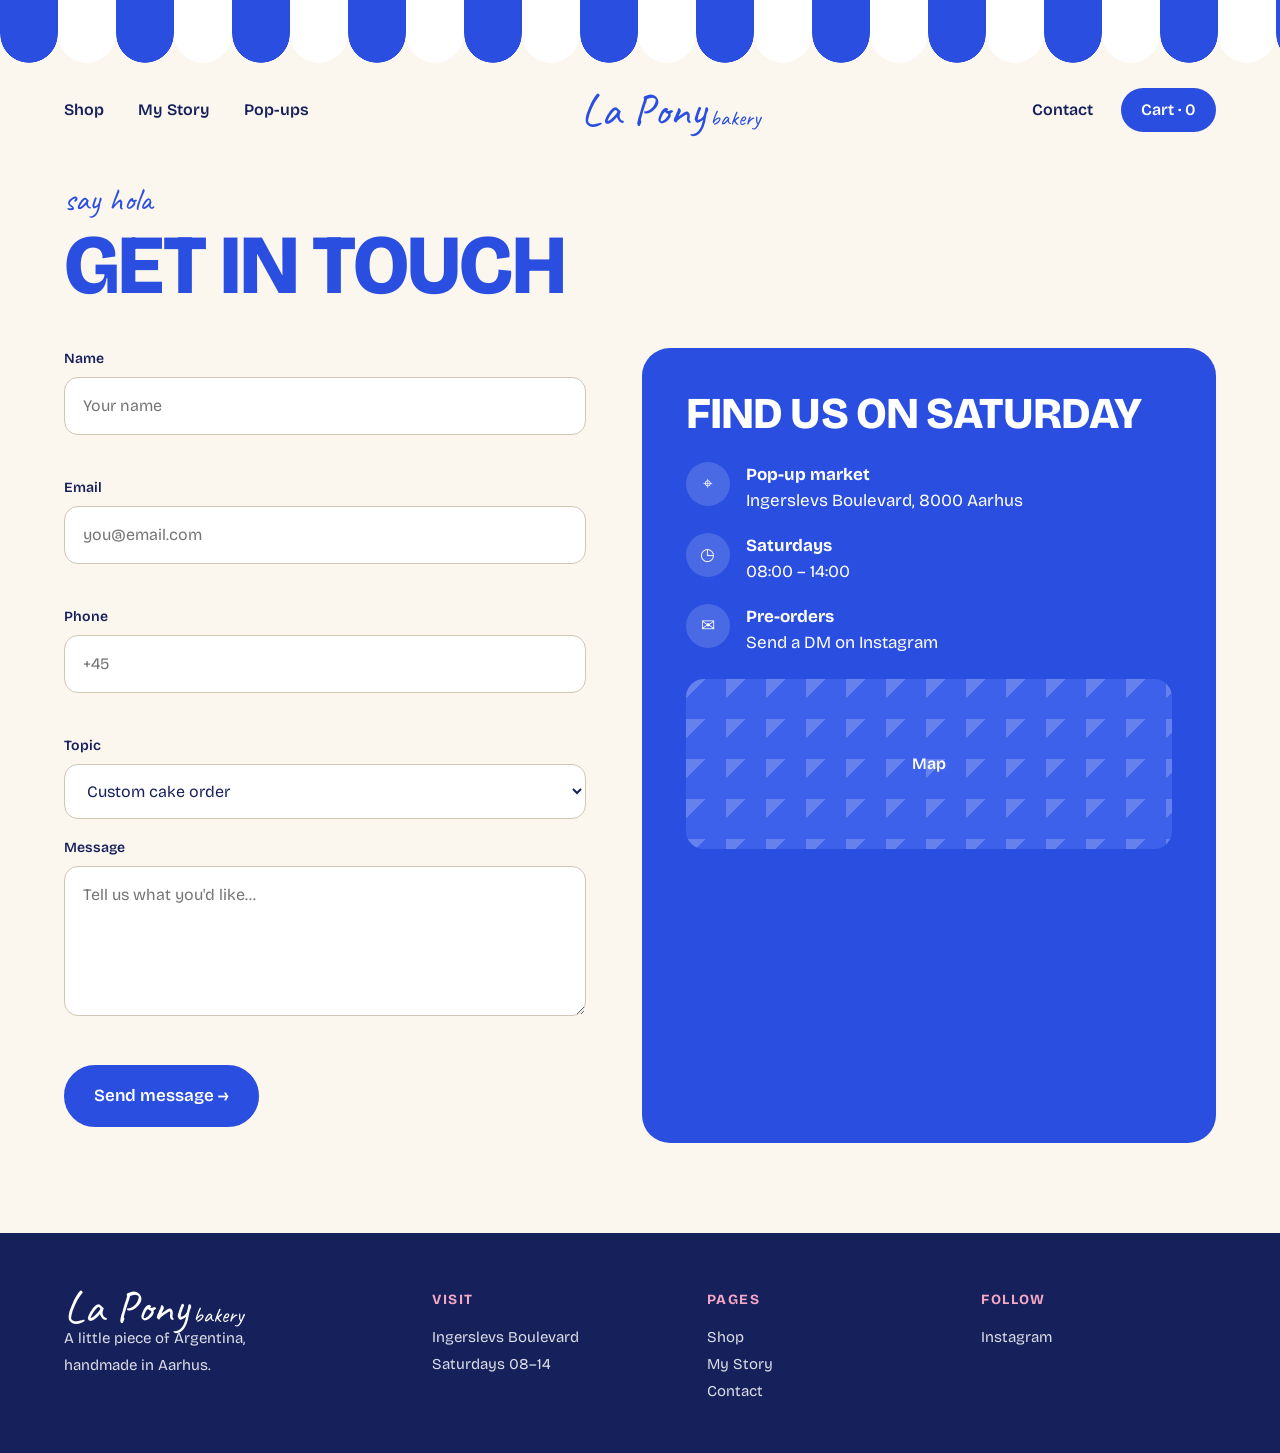
<file: contact.html>
<!DOCTYPE html>
<html lang="en">
<head>
  <meta charset="UTF-8">
  <meta name="viewport" content="width=device-width, initial-scale=1.0">
  <title>Contact — La Pony Bakery</title>
  <meta name="description" content="Order medialunas and facturas in Aarhus. Find La Pony at Ingerslevs Boulevard every Saturday.">
  <link rel="preconnect" href="https://fonts.googleapis.com">
  <link rel="preconnect" href="https://fonts.gstatic.com" crossorigin>
  <link href="https://fonts.googleapis.com/css2?family=Bricolage+Grotesque:opsz,wght@12..96,400;12..96,600;12..96,800&family=Caveat:wght@700&display=swap" rel="stylesheet">
  <link rel="stylesheet" href="css/style.css">
</head>
<body>

  <header>
    <div class="awning"></div>
    <div class="container">
      <nav class="nav">
        <ul class="nav__list" id="navList">
          <li><a href="index.html">Shop</a></li>
          <li><a href="story.html">My Story</a></li>
          <li><a href="index.html#menu">Pop-ups</a></li>
        </ul>

        <a href="index.html" class="logo">
          <span class="logo__name">La Pony</span>
          <span class="logo__sub">bakery</span>
        </a>

        <div class="nav__right">
          <a href="contact.html" class="is-active">Contact</a>
          <a href="index.html#menu" class="cart">Cart · <span id="cartCount">0</span></a>
          <button class="nav__burger" id="burger" aria-label="Menu">☰</button>
        </div>
      </nav>
    </div>
  </header>

  <main class="container">
    <p class="eyebrow" style="margin-top: 30px">say hola</p>
    <h1 style="font-size: 84px; font-weight: 800; text-transform: uppercase; color: var(--blue)">Get in touch</h1>

    <div class="contact">
      <!-- novalidate: we validate in JS so we can show our own messages -->
      <form id="contactForm" novalidate>
        <div class="field">
          <label for="name">Name</label>
          <input type="text" id="name" name="name" placeholder="Your name" required>
          <span class="error"></span>
        </div>

        <div class="field">
          <label for="email">Email</label>
          <input type="email" id="email" name="email" placeholder="you@email.com" required>
          <span class="error"></span>
        </div>

        <div class="field">
          <label for="phone">Phone</label>
          <input type="tel" id="phone" name="phone" placeholder="+45">
          <span class="error"></span>
        </div>

        <div class="field">
          <label for="topic">Topic</label>
          <select id="topic" name="topic">
            <option>Custom cake order</option>
            <option>Saturday pre-order</option>
            <option>Catering / events</option>
            <option>Something else</option>
          </select>
        </div>

        <div class="field">
          <label for="message">Message</label>
          <textarea id="message" name="message" placeholder="Tell us what you'd like…" required></textarea>
          <span class="error"></span>
        </div>

        <button type="submit" class="btn">Send message →</button>
        <p class="form__status" id="formStatus" role="status"></p>
      </form>

      <aside class="info">
        <h3>Find us on Saturday</h3>

        <div class="info__row">
          <div class="info__icon">⌖</div>
          <div><b>Pop-up market</b><br>Ingerslevs Boulevard, 8000 Aarhus</div>
        </div>

        <div class="info__row">
          <div class="info__icon">◷</div>
          <div><b>Saturdays</b><br>08:00 – 14:00</div>
        </div>

        <div class="info__row">
          <div class="info__icon">✉</div>
          <div><b>Pre-orders</b><br>Send a DM on Instagram</div>
        </div>

        <!-- TODO: put a Google Maps iframe here -->
        <div class="info__map">Map</div>
      </aside>
    </div>
  </main>

  <footer class="footer">
    <div class="container footer__grid">
      <div>
        <div class="logo">
          <span class="logo__name">La Pony</span>
          <span class="logo__sub">bakery</span>
        </div>
        <p>A little piece of Argentina,<br>handmade in Aarhus.</p>
      </div>
      <div>
        <h5>Visit</h5>
        <p>Ingerslevs Boulevard<br>Saturdays 08–14</p>
      </div>
      <div>
        <h5>Pages</h5>
        <ul>
          <li><a href="index.html">Shop</a></li>
          <li><a href="story.html">My Story</a></li>
          <li><a href="contact.html">Contact</a></li>
        </ul>
      </div>
      <div>
        <h5>Follow</h5>
        <ul>
          <li><a href="https://www.instagram.com/laponybakery/" target="_blank" rel="noopener">Instagram</a></li>
        </ul>
      </div>
    </div>
  </footer>

  <script src="js/main.js"></script>
</body>
</html>
</file>
<file: css/style.css>
/* =========================================================
   La Pony Bakery — stylesheet
   Order: 1) variables  2) base  3) header  4) buttons
          5) home page  6) menu cards  7) story  8) contact
          9) footer  10) responsive
   ========================================================= */

/* ---------- 1. Variables (same idea as Variables in Figma) ---------- */
:root {
  --blue: #2a4fe0;
  --ink: #16215c;
  --cream: #fbf6ee;
  --pink: #f6a9c6;
  --pink-light: #fde3ec;
  --sky: #dce4ff;
  --white: #ffffff;
  --muted: #6b6a80;
  --line: #e7dfd2;

  --font-main: "Bricolage Grotesque", "Trebuchet MS", sans-serif;
  --font-script: "Caveat", "Comic Sans MS", cursive;

  --radius: 24px;
  --page: 1280px;       /* artboard width in Figma */
  --gutter: 64px;       /* left / right page padding */
}

/* ---------- 2. Base ---------- */
* { box-sizing: border-box; margin: 0; padding: 0; }

body {
  background: var(--cream);
  color: var(--ink);
  font-family: var(--font-main);
  font-size: 16px;
  line-height: 1.5;
}

img { display: block; max-width: 100%; }
a { color: inherit; text-decoration: none; }
ul { list-style: none; }

.container {
  max-width: var(--page);
  margin: 0 auto;
  padding: 0 var(--gutter);
}

/* without this, long words and images stretch the grid columns */
.hero > *,
.menu-card > *,
.story__grid > *,
.contact > *,
.footer__grid > * { min-width: 0; }

.script { font-family: var(--font-script); color: var(--blue); }

h1, h2, h3, h4 { line-height: 1; letter-spacing: -0.02em; }
h2 { font-size: 58px; font-weight: 800; text-transform: uppercase; }

.section { padding-top: 80px; padding-bottom: 80px; }
.section__head {
  display: flex;
  justify-content: space-between;
  align-items: flex-end;
  gap: 24px;
  margin-bottom: 44px;
}
.eyebrow { font-family: var(--font-script); font-size: 32px; color: var(--blue); }

/* ---------- 3. Header: awning + navigation ---------- */
.awning {
  height: 64px;
  /* striped awning: repeating gradient + scalloped bottom made with a mask */
  background: repeating-linear-gradient(
    90deg,
    var(--blue) 0 58px,
    var(--white) 58px 116px
  );
  -webkit-mask: radial-gradient(circle 29px at 29px 0, #000 98%, transparent 100%) 0 100% / 58px 30px repeat-x,
                linear-gradient(#000 0 0) 0 0 / 100% 34px no-repeat;
          mask: radial-gradient(circle 29px at 29px 0, #000 98%, transparent 100%) 0 100% / 58px 30px repeat-x,
                linear-gradient(#000 0 0) 0 0 / 100% 34px no-repeat;
}

.nav {
  display: flex;
  align-items: center;
  justify-content: space-between;
  gap: 24px;
  padding: 24px 0 14px;
}
.nav__list { display: flex; gap: 34px; font-weight: 600; }
.nav__list a:hover { color: var(--blue); }
.nav__list a.is-active { color: var(--blue); }

.logo { text-align: center; line-height: 0.8; }
.logo__name { font-family: var(--font-script); font-size: 46px; color: var(--blue); }
.logo__sub { font-family: var(--font-script); font-size: 22px; color: var(--blue); }

.nav__right { display: flex; align-items: center; gap: 28px; font-weight: 600; }

.cart {
  background: var(--blue);
  color: var(--white);
  padding: 10px 20px;
  border-radius: 40px;
}

.nav__burger {
  display: none;            /* shown on mobile only, see the media query */
  border: 0;
  background: none;
  font-size: 26px;
  color: var(--blue);
  cursor: pointer;
}

/* ---------- 4. Buttons ---------- */
.btn {
  display: inline-flex;
  align-items: center;
  gap: 10px;
  padding: 16px 28px;
  border: 2px solid var(--blue);
  border-radius: 40px;
  background: var(--blue);
  color: var(--white);
  font: inherit;
  font-weight: 600;
  font-size: 17px;
  cursor: pointer;
  transition: transform 0.15s ease, background 0.15s ease, color 0.15s ease;
}
.btn:hover { transform: translateY(-2px); }
.btn--outline { background: transparent; color: var(--blue); }
.btn--outline:hover { background: var(--blue); color: var(--white); }
.btn--light { background: var(--white); border-color: var(--white); color: var(--blue); }

/* ---------- 5. Home: hero + marquee ---------- */
.hero {
  display: grid;
  grid-template-columns: 1.05fr 1fr;
  gap: 40px;
  align-items: center;
  /* top and bottom only: side padding already comes from .container */
  padding-top: 30px;
  padding-bottom: 70px;
}
.hero h1 { font-size: 92px; font-weight: 800; text-transform: uppercase; color: var(--blue); }
.hero h1 .script {
  display: block;
  font-size: 80px;
  text-transform: none;
  color: var(--ink);
  letter-spacing: 0;
}
.hero__text p { font-size: 20px; max-width: 460px; margin: 24px 0 32px; }
.hero__buttons { display: flex; gap: 12px; flex-wrap: wrap; }

.hero__media { position: relative; }
.hero__media img {
  width: 100%;
  height: 520px;
  object-fit: cover;
  border-radius: 250px 250px 24px 24px;
}
.hero__flower { position: absolute; top: 10px; right: 0; font-size: 70px; color: var(--pink); }

/* round pink sticker */
.sticker {
  position: absolute;
  display: grid;
  place-items: center;
  width: 150px;
  height: 150px;
  border-radius: 50%;
  background: var(--pink);
  font-family: var(--font-script);
  font-size: 28px;
  line-height: 1;
  text-align: center;
  transform: rotate(-12deg);
}
.hero__sticker { left: -30px; bottom: 40px; }

.marquee {
  overflow: hidden;
  background: var(--blue);
  color: var(--white);
  padding: 18px 0;
}
.marquee__track {
  display: flex;
  gap: 24px;
  width: max-content;
  font-size: 26px;
  font-weight: 800;
  text-transform: uppercase;
  letter-spacing: 0.04em;
  animation: marquee 28s linear infinite;   /* endless scrolling text */
}
@keyframes marquee { from { transform: translateX(0); } to { transform: translateX(-50%); } }

/* ---------- 6. Menu card ---------- */
.menu-card {
  display: grid;
  grid-template-columns: 440px 1fr;
  background: var(--white);
  border: 1.5px solid var(--line);
  border-radius: 32px;
  overflow: hidden;
  box-shadow: 0 18px 40px rgba(22, 33, 92, 0.08);
  margin-bottom: 40px;
}
.menu-card--reverse { grid-template-columns: 1fr 440px; }
.menu-card--reverse .menu-card__media { order: 2; background: var(--pink-light); }

.menu-card__media {
  position: relative;
  display: grid;
  place-items: center;
  padding: 36px;
  background: var(--sky);
}
.menu-card__media img,
.menu-card__placeholder {
  width: 100%;
  aspect-ratio: 1 / 1;
  object-fit: cover;
  border-radius: 184px 184px 24px 24px;
}
.menu-card__placeholder {
  display: grid;
  place-items: center;
  color: var(--blue);
  font-weight: 600;
  background: repeating-linear-gradient(45deg, #c9d4ff 0 14px, #e6ebff 14px 28px);
}
.menu-card__sticker { width: 120px; height: 120px; font-size: 24px; left: 18px; bottom: 18px; }
.menu-card--reverse .menu-card__sticker { left: auto; right: 18px; }

.menu-card__body { padding: 44px 52px; }
.menu-card__top {
  display: flex;
  justify-content: space-between;
  align-items: center;
  gap: 16px;
}
.menu-card__body h3 {
  font-size: 54px;
  font-weight: 800;
  color: var(--blue);
  text-transform: uppercase;
}
.menu-card__sub { color: var(--muted); font-size: 17px; margin-bottom: 22px; }

.video-link {
  display: inline-flex;
  align-items: center;
  gap: 10px;
  padding: 8px 18px 8px 8px;
  border: 2px solid var(--blue);
  border-radius: 40px;
  color: var(--blue);
  font-weight: 600;
  font-size: 15px;
  white-space: nowrap;
}
.video-link span {
  display: grid;
  place-items: center;
  width: 30px;
  height: 30px;
  border-radius: 50%;
  background: var(--blue);
  color: var(--white);
  font-size: 11px;
}
.video-link:hover { background: var(--sky); }

.option {
  display: flex;
  justify-content: space-between;
  align-items: center;
  gap: 24px;
  padding: 20px 0;
  border-top: 1.5px dashed #d9d2c4;
}
.option h4 { font-size: 22px; font-weight: 800; margin-bottom: 4px; }
.option h4 .script { font-size: 24px; margin-left: 8px; }
.option p { font-size: 15px; color: #4b4f70; max-width: 340px; }

.prices { display: flex; gap: 10px; }
.price {
  min-width: 104px;
  padding: 8px 14px;
  border: 1.5px solid var(--blue);
  border-radius: 16px;
  background: var(--white);
  text-align: center;
  cursor: pointer;
  font: inherit;
}
.price small {
  display: block;
  font-size: 12px;
  color: var(--muted);
  text-transform: uppercase;
  letter-spacing: 0.08em;
}
.price b { font-size: 22px; color: var(--ink); }
.price.is-selected { background: var(--blue); }           /* this class is added by JS */
.price.is-selected small { color: #cfd8ff; }
.price.is-selected b { color: var(--white); }

.menu-card__footer {
  display: flex;
  justify-content: space-between;
  align-items: center;
  gap: 16px;
  margin-top: 18px;
  flex-wrap: wrap;
}
.qty { display: flex; align-items: center; gap: 16px; font-size: 20px; font-weight: 800; }
.qty button {
  width: 40px;
  height: 40px;
  border: 1.5px solid var(--ink);
  border-radius: 50%;
  background: none;
  color: var(--ink);
  font-size: 18px;
  cursor: pointer;
}
.qty button:hover { background: var(--ink); color: var(--white); }

/* ---------- 7. My Story page ---------- */
.story { text-align: center; padding-top: 40px; padding-bottom: 90px; }
.story h1 {
  font-size: 112px;
  font-weight: 800;
  text-transform: uppercase;
  color: var(--blue);
}
.story__lead { font-family: var(--font-script); font-size: 40px; margin: 6px 0 40px; }

.story__grid {
  display: grid;
  grid-template-columns: 440px 1fr;
  gap: 64px;
  align-items: center;
  text-align: left;
}
.portrait { position: relative; }
.portrait img {
  width: 100%;
  aspect-ratio: 1 / 1;
  object-fit: cover;
  border: 10px solid var(--white);
  border-radius: 50%;
  outline: 3px solid var(--blue);
}
.portrait .sticker { width: 130px; height: 130px; font-size: 24px; right: -10px; bottom: 0; }

.story__grid p { font-size: 19px; margin-bottom: 18px; }
.story__grid p.big { font-size: 26px; font-weight: 600; color: var(--blue); }

.why {
  max-width: 820px;
  margin: 70px auto 0;
  padding: 36px 44px;
  background: var(--white);
  border: 2px dashed var(--blue);
  border-radius: var(--radius);
}
.why h3 { font-family: var(--font-script); font-size: 44px; color: var(--blue); }
.why p { font-size: 19px; }

.video {
  display: grid;
  grid-template-columns: 1fr 1fr;
  margin-top: 70px;
  border-radius: 28px;
  overflow: hidden;
  background: var(--blue);
  color: var(--white);
  text-align: left;
}
.video__thumb {
  position: relative;
  min-height: 320px;
  background: repeating-linear-gradient(90deg, #2440c4 0 58px, #3558ea 58px 116px);
}
.video__play {
  position: absolute;
  inset: 0;
  margin: auto;
  width: 88px;
  height: 88px;
  display: grid;
  place-items: center;
  border: 0;
  border-radius: 50%;
  background: var(--white);
  color: var(--blue);
  font-size: 30px;
  cursor: pointer;
}
.video__text { padding: 48px; align-self: center; }
.video__text h3 { font-size: 52px; font-weight: 800; text-transform: uppercase; margin: 10px 0 26px; }

/* ---------- 8. Contact page ---------- */
.contact {
  display: grid;
  grid-template-columns: 1fr 1.1fr;
  gap: 56px;
  padding-top: 40px;
  padding-bottom: 90px;
}
.field { margin-bottom: 18px; }
.field label { display: block; font-weight: 600; font-size: 14px; margin-bottom: 8px; }
.field input,
.field select,
.field textarea {
  width: 100%;
  padding: 16px 18px;
  border: 1.5px solid #cfc6b6;
  border-radius: 14px;
  background: var(--white);
  font: inherit;
  color: var(--ink);
}
.field textarea { height: 150px; resize: vertical; }
.field input:focus,
.field select:focus,
.field textarea:focus { outline: 2px solid var(--blue); border-color: var(--blue); }
.field.has-error input,
.field.has-error textarea { border-color: #d33; }
.error { display: block; color: #d33; font-size: 13px; margin-top: 6px; min-height: 18px; }

.form__status { margin-top: 16px; font-weight: 600; color: var(--blue); }

.info {
  padding: 44px;
  border-radius: 28px;
  background: var(--blue);
  color: var(--white);
}
.info h3 { font-size: 44px; font-weight: 800; text-transform: uppercase; margin-bottom: 26px; }
.info__row { display: flex; gap: 16px; margin-bottom: 20px; font-size: 17px; }
.info__icon {
  flex: none;
  display: grid;
  place-items: center;
  width: 44px;
  height: 44px;
  border-radius: 50%;
  background: rgba(255, 255, 255, 0.15);
}
.info__map {
  height: 170px;
  margin-top: 24px;
  display: grid;
  place-items: center;
  border-radius: 18px;
  font-weight: 600;
  background: linear-gradient(135deg, rgba(255, 255, 255, 0.2) 25%, transparent 25%) 0 0 / 40px 40px,
              #3d61ea;
}

/* ---------- 9. Footer ---------- */
.footer {
  background: var(--ink);
  color: var(--white);
  padding: 56px 0 48px;
}
.footer__grid { display: grid; grid-template-columns: 1.4fr 1fr 1fr 1fr; gap: 40px; }
.footer .logo, .footer .logo__name, .footer .logo__sub { text-align: left; color: var(--white); }
.footer h5 {
  font-size: 14px;
  letter-spacing: 0.1em;
  text-transform: uppercase;
  color: var(--pink);
  margin-bottom: 14px;
}
.footer p, .footer li { font-size: 15px; line-height: 1.8; opacity: 0.85; }

/* Reveal blocks on scroll.
   They are hidden only when JavaScript runs: main.js adds the .js class.
   Without JS the blocks are simply visible. */
.js .reveal { opacity: 0; transform: translateY(24px); transition: opacity 0.6s ease, transform 0.6s ease; }
.js .reveal.is-visible { opacity: 1; transform: none; }

/* ---------- 10. Responsive ---------- */
@media (max-width: 1000px) {
  :root { --gutter: 28px; }
  .hero { grid-template-columns: 1fr; }
  .hero h1 { font-size: 64px; }
  .hero h1 .script { font-size: 56px; }
  .hero__media img { height: 380px; }
  .menu-card,
  .menu-card--reverse { grid-template-columns: 1fr; }
  .menu-card--reverse .menu-card__media { order: 0; }
  .menu-card__body { padding: 32px 24px; }
  .menu-card__body h3 { font-size: 40px; }
  .story__grid,
  .contact,
  .video,
  .footer__grid { grid-template-columns: 1fr; }
  .story h1 { font-size: 64px; }
  .story__lead { font-size: 28px; }
  h2 { font-size: 38px; }
}

@media (max-width: 700px) {
  /* mobile header: logo on the left, burger on the right */
  .nav { flex-wrap: nowrap; gap: 12px; }
  .logo { text-align: left; white-space: nowrap; }
  .logo__name { font-size: 32px; }
  .logo__sub { font-size: 16px; }
  .nav__right { gap: 12px; font-size: 14px; margin-left: auto; }
  .cart { padding: 8px 14px; }

  .nav__list {
    display: none;                 /* hide the menu */
    position: absolute;
    top: 100%;
    left: 0;
    right: 0;
    flex-direction: column;
    gap: 0;
    background: var(--white);
    border-bottom: 1px solid var(--line);
    z-index: 10;
  }
  .nav__list.is-open { display: flex; }   /* JS toggles this class */
  .nav__list a { display: block; padding: 16px 28px; }
  .nav__burger { display: block; }
  .nav { position: relative; }
  .option { flex-direction: column; align-items: flex-start; }
  .sticker { width: 110px; height: 110px; font-size: 20px; }
  .hero h1 { font-size: 44px; }
  .hero h1 .script { font-size: 40px; }
  .story h1 { font-size: 44px; }
  .menu-card__media { padding: 18px; }
  .menu-card__body h3 { font-size: 32px; }
  .menu-card__top { flex-direction: column; align-items: flex-start; }
  h1 { overflow-wrap: break-word; }
  /* keep stickers inside the screen */
  .hero__sticker { left: 0; bottom: 16px; }
  .portrait .sticker { right: 0; }
}

/* no accidental horizontal scrolling */
body { overflow-x: hidden; }
</file>
